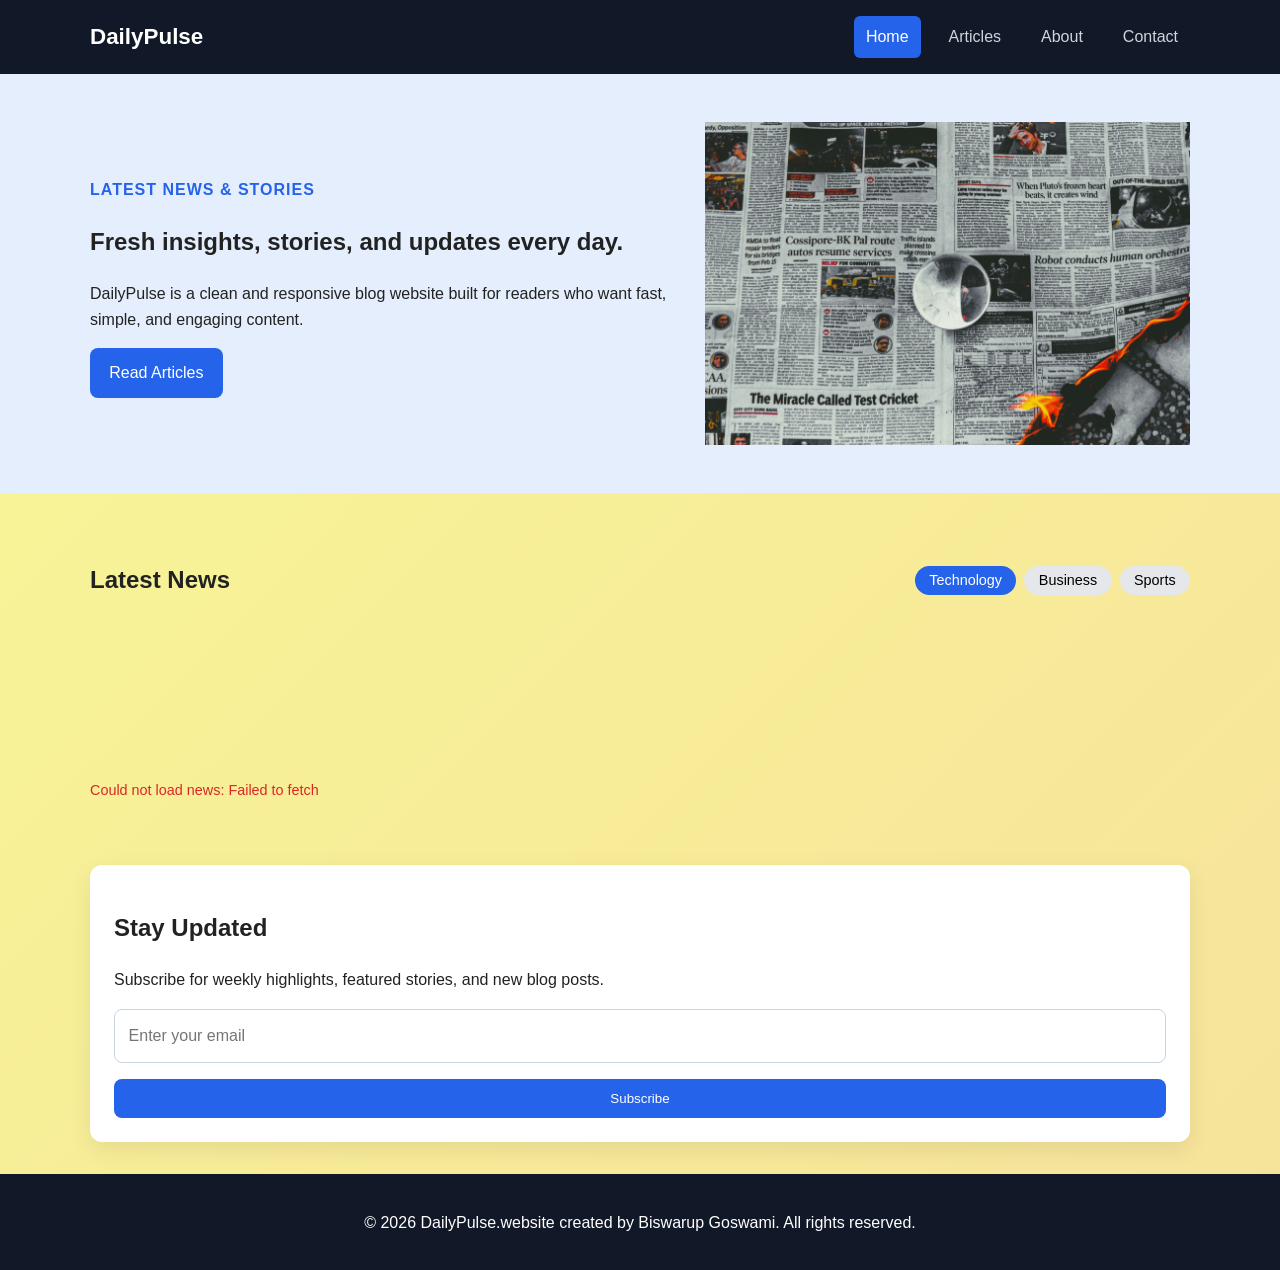
<file: index.html>
<!DOCTYPE html>
<html lang="en">

<head>
  <meta charset="UTF-8" />
  <meta name="viewport" content="width=device-width, initial-scale=1.0" />
  <title>DailyPulse - Latest National & International News</title>
  <meta name="description" content="DailyPulse delivers breaking news, national and international updates, and in-depth articles across politics, business, sports, and more.">
  <link rel="manifest" href="manifest.json">
  <link rel="icon" type="image/png" sizes="192x192" href="icons/launchericon-192x192.png">
  <link rel="apple-touch-icon" href="icons/launchericon-192x192.png">
  <meta name="theme-color" content="#2563eb">
  <link rel="stylesheet" href="css/style.css" />
  <script defer src="main/main.js"></script>
</head>
<body>
  <header class="site-header">
    <div class="container header-inner">
      <a href="index.html" class="logo">DailyPulse</a>
      <button class="menu-toggle" aria-label="Toggle navigation" aria-expanded="false">☰</button>
      <nav class="nav">
        <a href="index.html" class="active">Home</a>
        <a href="articles.html">Articles</a>
        <a href="about.html">About</a>
        <a href="contact.html">Contact</a>
      </nav>
    </div>
  </header>

  <main>
    <section class="hero">
      <div class="container hero-grid">
        <div class="hero-content">
          <p class="eyebrow">Latest News & Stories</p>
          <h1>Fresh insights, stories, and updates every day.</h1>
          <p>DailyPulse is a clean and responsive blog website built for readers who want fast, simple, and engaging
            content.</p>
          <a href="articles.html" class="btn">Read Articles</a>
        </div>
        <div class="hero-image">
          <img src="hero-banner.jpg?v=3" alt="News website hero banner" loading="lazy" />
        </div>
      </div>
    </section>

    <section class="container section reveal">
      <div class="section-header">
        <h2>Latest News</h2>
        <div class="topic-filter">
          <button class="topic-btn active" data-topic="technology">Technology</button>
          <button class="topic-btn" data-topic="business">Business</button>
          <button class="topic-btn" data-topic="sports">Sports</button>
        </div>
      </div>

      <div id="newsGrid" class="card-grid news-grid">
        <p id="newsLoading">Loading latest news...</p>
      </div>

      <p id="newsError" class="error" style="margin-top:1rem;"></p>
    </section>

    <section class="container section newsletter reveal">
      <h2>Stay Updated</h2>
      <p>Subscribe for weekly highlights, featured stories, and new blog posts.</p>
      <form class="newsletter-form">
        <input type="email" placeholder="Enter your email" aria-label="Email address" />
        <button type="submit" class="btn">Subscribe</button>
      </form>
    </section>
  </main>

  <footer class="site-footer">
    <div class="container">
      <p>© 2026 DailyPulse.website created by Biswarup Goswami. All rights reserved.</p>
    </div>
  </footer>
</body>

</html>
</file>
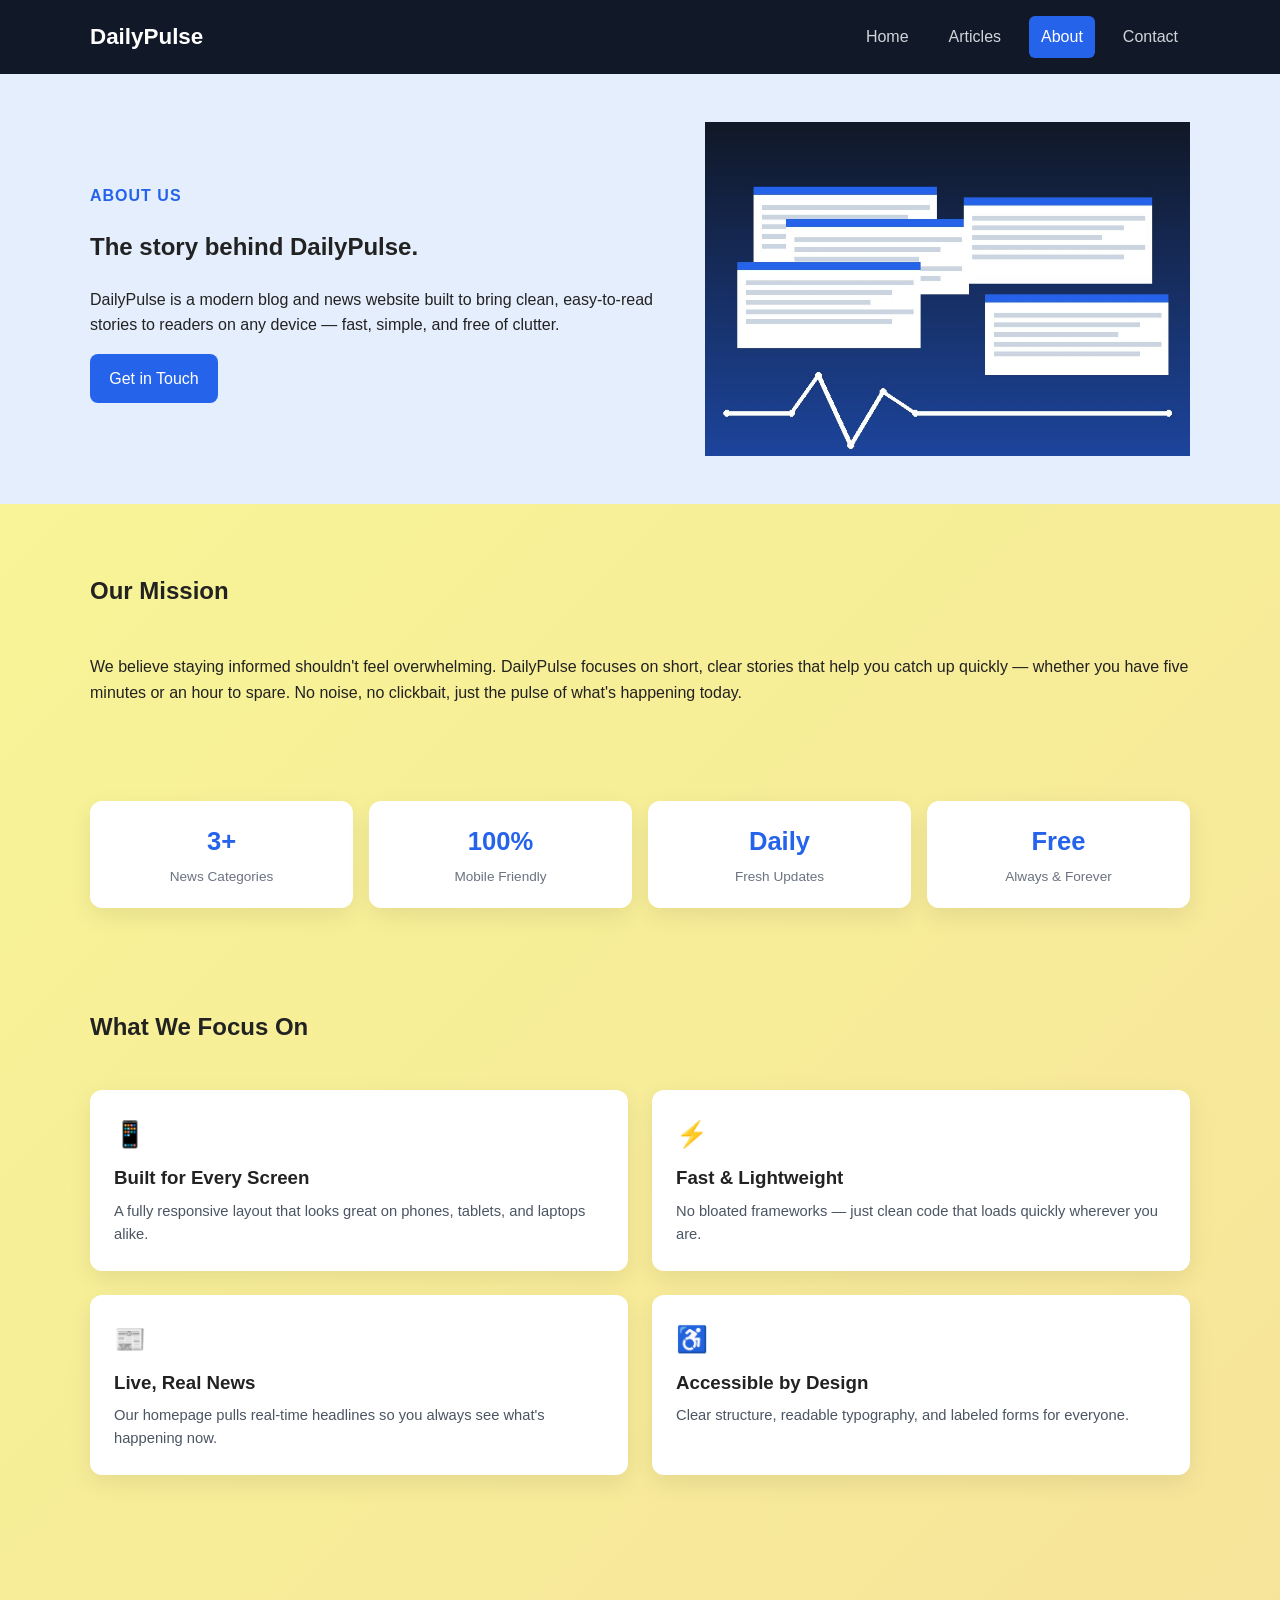
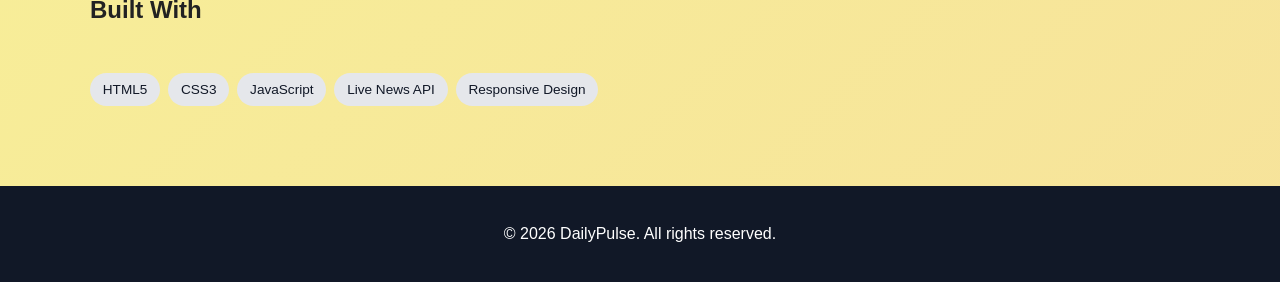
<file: about.html>
<!DOCTYPE html>
<html lang="en">
<head>
  <meta charset="UTF-8" />
  <meta name="viewport" content="width=device-width, initial-scale=1.0" />
  <title>DailyPulse | About</title>
  <meta name="description" content="Learn about DailyPulse — a clean, modern news and blog website delivering fresh stories every day." />
  <link rel="manifest" href="manifest.json">
  <link rel="icon" type="image/png" sizes="192x192" href="icons/launchericon-192x192.png">
  <link rel="apple-touch-icon" href="icons/launchericon-192x192.png">
  <meta name="theme-color" content="#2563eb">
  <link rel="stylesheet" href="css/style.css" />
  <script defer src="main/main.js"></script>
</head>
<body>
  <header class="site-header">
    <div class="container header-inner">
      <a href="index.html" class="logo">DailyPulse</a>
      <button class="menu-toggle" aria-label="Toggle navigation" aria-expanded="false">☰</button>
      <nav class="nav">
        <a href="index.html">Home</a>
        <a href="articles.html">Articles</a>
        <a href="about.html" class="active">About</a>
        <a href="contact.html">Contact</a>
      </nav>
    </div>
  </header>

  <main>
    <!-- Page hero -->
    <section class="hero">
      <div class="container hero-grid">
        <div class="hero-content">
          <p class="eyebrow">About Us</p>
          <h1>The story behind DailyPulse.</h1>
          <p>
            DailyPulse is a modern blog and news website built to bring clean, easy-to-read
            stories to readers on any device — fast, simple, and free of clutter.
          </p>
          <a href="contact.html" class="btn">Get in Touch</a>
        </div>
        <div class="hero-image">
          <img src="hero.jpg?v=4" alt="DailyPulse team at work" loading="lazy" />
        </div>
      </div>
    </section>

    <!-- Mission -->
    <section class="container section reveal">
      <div class="section-header">
        <h2>Our Mission</h2>
      </div>
      <p>
        We believe staying informed shouldn't feel overwhelming. DailyPulse focuses on
        short, clear stories that help you catch up quickly — whether you have five minutes
        or an hour to spare. No noise, no clickbait, just the pulse of what's happening today.
      </p>
    </section>

    <!-- Stats strip -->
    <section class="container reveal">
      <div class="stats-grid">
        <div class="stat-card">
          <span class="stat-number">3+</span>
          <span class="stat-label">News Categories</span>
        </div>
        <div class="stat-card">
          <span class="stat-number">100%</span>
          <span class="stat-label">Mobile Friendly</span>
        </div>
        <div class="stat-card">
          <span class="stat-number">Daily</span>
          <span class="stat-label">Fresh Updates</span>
        </div>
        <div class="stat-card">
          <span class="stat-number">Free</span>
          <span class="stat-label">Always & Forever</span>
        </div>
      </div>
    </section>

    <!-- Goals -->
    <section class="container section reveal">
      <div class="section-header">
        <h2>What We Focus On</h2>
      </div>
      <div class="card-grid feature-grid">
        <div class="feature-card">
          <div class="feature-icon">📱</div>
          <h3>Built for Every Screen</h3>
          <p>A fully responsive layout that looks great on phones, tablets, and laptops alike.</p>
        </div>
        <div class="feature-card">
          <div class="feature-icon">⚡</div>
          <h3>Fast & Lightweight</h3>
          <p>No bloated frameworks — just clean code that loads quickly wherever you are.</p>
        </div>
        <div class="feature-card">
          <div class="feature-icon">📰</div>
          <h3>Live, Real News</h3>
          <p>Our homepage pulls real-time headlines so you always see what's happening now.</p>
        </div>
        <div class="feature-card">
          <div class="feature-icon">♿</div>
          <h3>Accessible by Design</h3>
          <p>Clear structure, readable typography, and labeled forms for everyone.</p>
        </div>
      </div>
    </section>

    <!-- Tech stack -->
    <section class="container section reveal">
      <div class="section-header">
        <h2>Built With</h2>
      </div>
      <div class="article-tags">
        <span class="tag">HTML5</span>
        <span class="tag">CSS3</span>
        <span class="tag">JavaScript</span>
        <span class="tag">Live News API</span>
        <span class="tag">Responsive Design</span>
      </div>
    </section>
  </main>

  <footer class="site-footer">
    <div class="container">
      <p>© 2026 DailyPulse. All rights reserved.</p>
    </div>
  </footer>
</body>
</html>
</file>
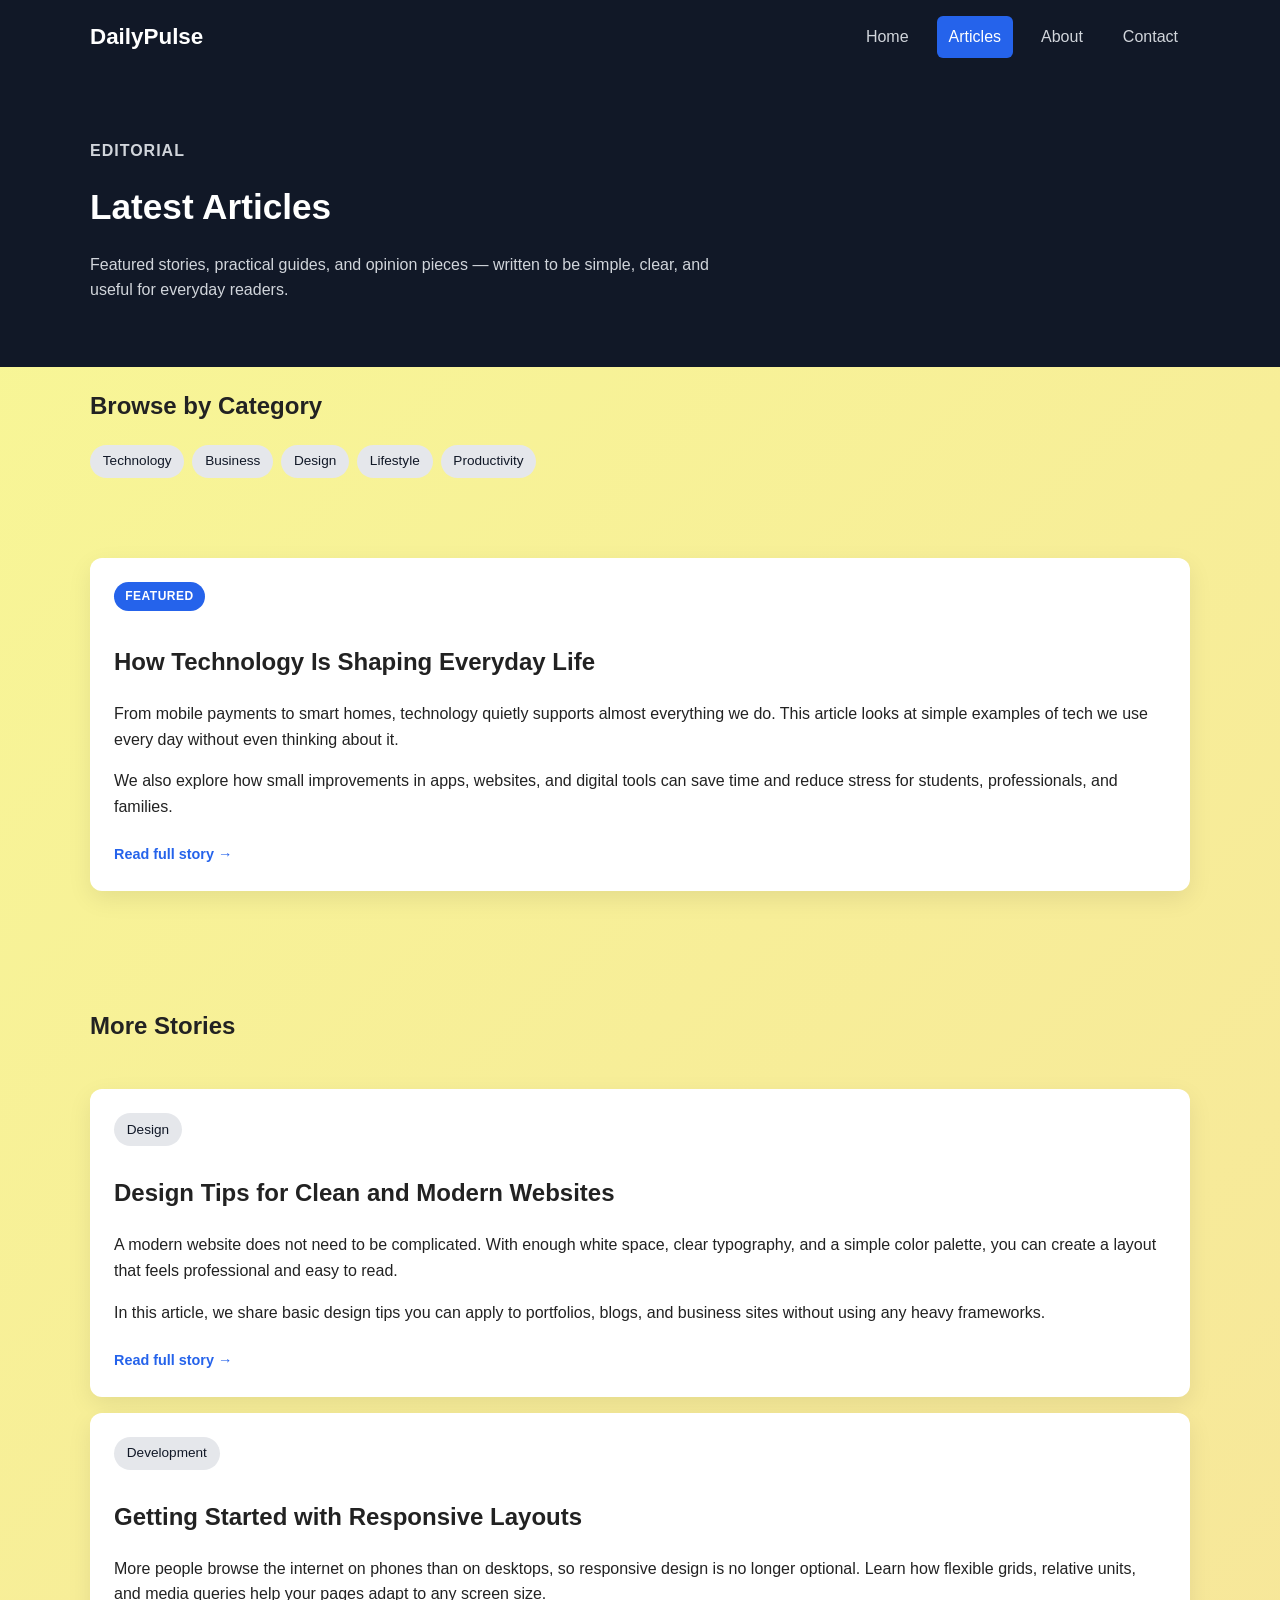
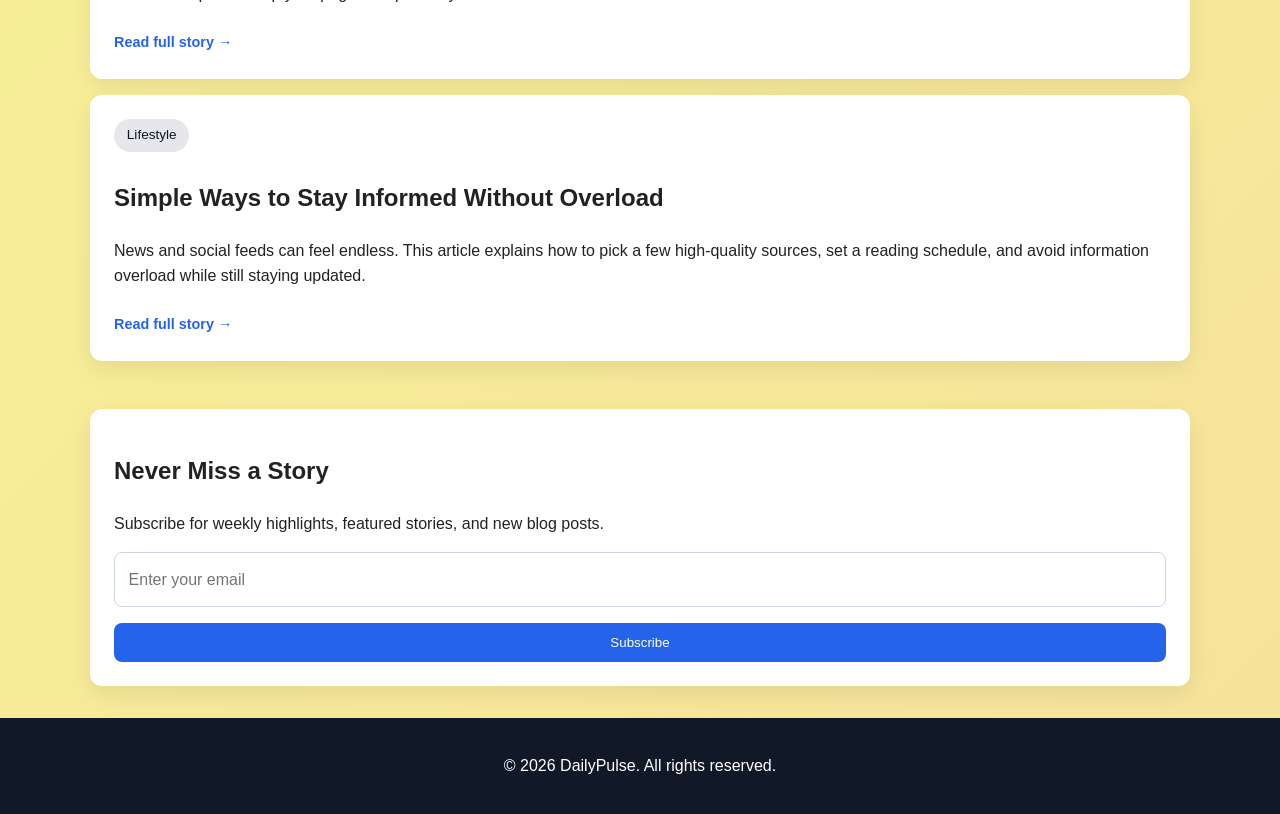
<file: articles.html>
<!DOCTYPE html>
<html lang="en">
<head>
  <meta charset="UTF-8" />
  <meta name="viewport" content="width=device-width, initial-scale=1.0" />
  <title>DailyPulse | Articles</title>
  <meta name="description" content="Explore featured stories, guides, and opinion pieces from the DailyPulse editorial team." />
  <link rel="manifest" href="manifest.json">
  <link rel="icon" type="image/png" sizes="192x192" href="icons/launchericon-192x192.png">
  <link rel="apple-touch-icon" href="icons/launchericon-192x192.png">
  <meta name="theme-color" content="#2563eb">
  <link rel="stylesheet" href="css/style.css" />
  <script defer src="main/main.js"></script>
</head>
<body>
  <header class="site-header">
    <div class="container header-inner">
      <a href="index.html" class="logo">DailyPulse</a>
      <button class="menu-toggle" aria-label="Toggle navigation" aria-expanded="false">☰</button>
      <nav class="nav">
        <a href="index.html">Home</a>
        <a href="articles.html" class="active">Articles</a>
        <a href="about.html">About</a>
        <a href="contact.html">Contact</a>
      </nav>
    </div>
  </header>

  <main>
    <section class="page-banner">
      <div class="container">
        <p class="eyebrow">Editorial</p>
        <h1>Latest Articles</h1>
        <p>
          Featured stories, practical guides, and opinion pieces — written to be simple,
          clear, and useful for everyday readers.
        </p>
      </div>
    </section>

    <section class="container reveal">
      <div class="article-categories">
        <h2>Browse by Category</h2>
        <div class="article-tags">
          <span class="tag">Technology</span>
          <span class="tag">Business</span>
          <span class="tag">Design</span>
          <span class="tag">Lifestyle</span>
          <span class="tag">Productivity</span>
        </div>
      </div>
    </section>

    <section class="container section reveal">
      <article class="article-item featured">
        <span class="badge">Featured</span>
        <h2>How Technology Is Shaping Everyday Life</h2>
        <p>
          From mobile payments to smart homes, technology quietly supports almost everything we do.
          This article looks at simple examples of tech we use every day without even thinking about it.
        </p>
        <p>
          We also explore how small improvements in apps, websites, and digital tools can save time and
          reduce stress for students, professionals, and families.
        </p>
        <a href="#" class="read-more">Read full story →</a>
      </article>
    </section>

    <section class="container section reveal">
      <div class="section-header">
        <h2>More Stories</h2>
      </div>
      <div class="article-list">
        <article class="article-item">
          <span class="tag">Design</span>
          <h2>Design Tips for Clean and Modern Websites</h2>
          <p>
            A modern website does not need to be complicated. With enough white space, clear typography,
            and a simple color palette, you can create a layout that feels professional and easy to read.
          </p>
          <p>
            In this article, we share basic design tips you can apply to portfolios, blogs, and business sites
            without using any heavy frameworks.
          </p>
          <a href="#" class="read-more">Read full story →</a>
        </article>

        <article class="article-item">
          <span class="tag">Development</span>
          <h2>Getting Started with Responsive Layouts</h2>
          <p>
            More people browse the internet on phones than on desktops, so responsive design is no longer optional.
            Learn how flexible grids, relative units, and media queries help your pages adapt to any screen size.
          </p>
          <a href="#" class="read-more">Read full story →</a>
        </article>

        <article class="article-item">
          <span class="tag">Lifestyle</span>
          <h2>Simple Ways to Stay Informed Without Overload</h2>
          <p>
            News and social feeds can feel endless. This article explains how to pick a few high-quality sources,
            set a reading schedule, and avoid information overload while still staying updated.
          </p>
          <a href="#" class="read-more">Read full story →</a>
        </article>
      </div>
    </section>

    <section class="container section newsletter reveal">
      <h2>Never Miss a Story</h2>
      <p>Subscribe for weekly highlights, featured stories, and new blog posts.</p>
      <form class="newsletter-form">
        <input type="email" placeholder="Enter your email" aria-label="Email address" />
        <button type="submit" class="btn">Subscribe</button>
      </form>
    </section>
  </main>

  <footer class="site-footer">
    <div class="container">
      <p>© 2026 DailyPulse. All rights reserved.</p>
    </div>
  </footer>
</body>
</html>
</file>
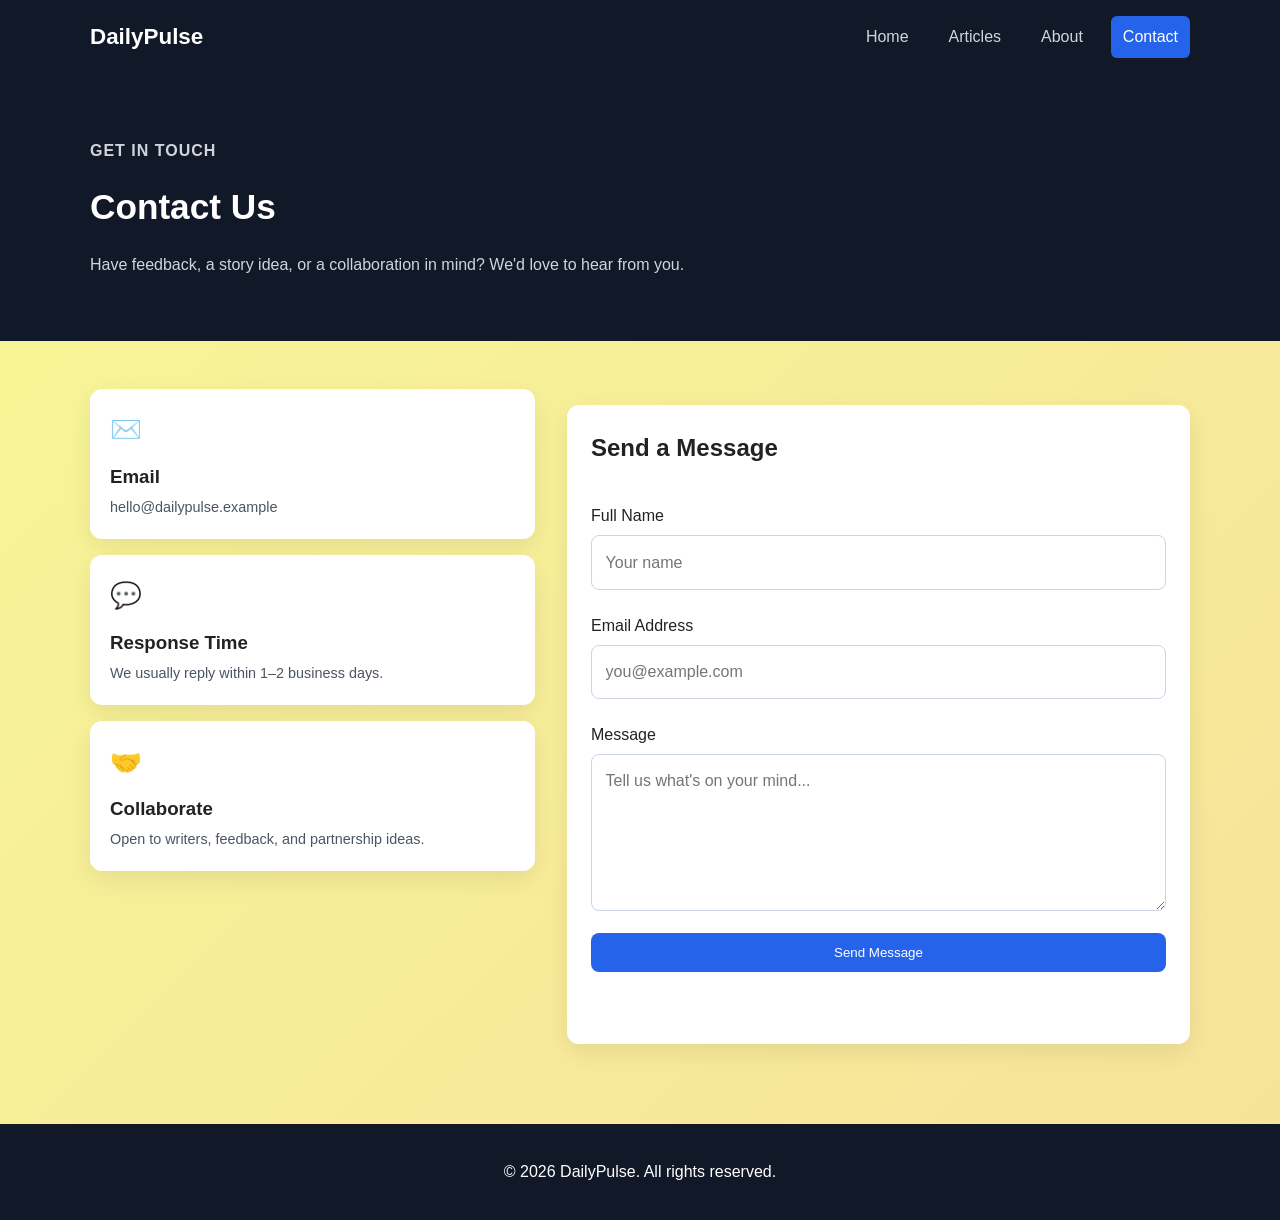
<file: contact.html>
<!DOCTYPE html>
<html lang="en">
<head>
  <meta charset="UTF-8" />
  <meta name="viewport" content="width=device-width, initial-scale=1.0" />
  <title>DailyPulse | Contact</title>
  <meta name="description" content="Get in touch with the DailyPulse team — feedback, suggestions, and collaboration ideas welcome." />
  <link rel="manifest" href="manifest.json">
  <link rel="icon" type="image/png" sizes="192x192" href="icons/launchericon-192x192.png">
  <link rel="apple-touch-icon" href="icons/launchericon-192x192.png">
  <meta name="theme-color" content="#2563eb">
  <link rel="stylesheet" href="css/style.css" />
  <script defer src="main/main.js"></script>
</head>
<body>
  <header class="site-header">
    <div class="container header-inner">
      <a href="index.html" class="logo">DailyPulse</a>
      <button class="menu-toggle" aria-label="Toggle navigation" aria-expanded="false">☰</button>
      <nav class="nav">
        <a href="index.html">Home</a>
        <a href="articles.html">Articles</a>
        <a href="about.html">About</a>
        <a href="contact.html" class="active">Contact</a>
      </nav>
    </div>
  </header>

  <main>
    <section class="page-banner">
      <div class="container">
        <p class="eyebrow">Get In Touch</p>
        <h1>Contact Us</h1>
        <p>Have feedback, a story idea, or a collaboration in mind? We'd love to hear from you.</p>
      </div>
    </section>

    <section class="container section reveal">
      <div class="contact-grid">
        <div class="contact-info-list">
          <div class="contact-info-card">
            <div class="feature-icon">✉️</div>
            <h3>Email</h3>
            <p>hello@dailypulse.example</p>
          </div>
          <div class="contact-info-card">
            <div class="feature-icon">💬</div>
            <h3>Response Time</h3>
            <p>We usually reply within 1–2 business days.</p>
          </div>
          <div class="contact-info-card">
            <div class="feature-icon">🤝</div>
            <h3>Collaborate</h3>
            <p>Open to writers, feedback, and partnership ideas.</p>
          </div>
        </div>

        <form id="contactForm" class="contact-form" novalidate>
          <h2>Send a Message</h2>
          <div class="form-group">
            <label for="name">Full Name</label>
            <input type="text" id="name" name="name" placeholder="Your name" />
            <small class="error" id="nameError"></small>
          </div>

          <div class="form-group">
            <label for="email">Email Address</label>
            <input type="email" id="email" name="email" placeholder="you@example.com" />
            <small class="error" id="emailError"></small>
          </div>

          <div class="form-group">
            <label for="message">Message</label>
            <textarea id="message" name="message" rows="5" placeholder="Tell us what's on your mind..."></textarea>
            <small class="error" id="messageError"></small>
          </div>

          <button type="submit" class="btn">Send Message</button>
          <p id="formSuccess" class="success"></p>
        </form>
      </div>
    </section>
  </main>

  <footer class="site-footer">
    <div class="container">
      <p>© 2026 DailyPulse. All rights reserved.</p>
    </div>
  </footer>
</body>
</html>
</file>
<file: css/style.css>
* {
  box-sizing: border-box;
}

body {
  margin: 0;
  font-family: Arial, sans-serif;
  line-height: 1.6;
  color: #222;
  background: linear-gradient(135deg, #f1f13b89, #ea8f2670, #f22eaa6d);
  background-size: 400% 400%;
  animation: bgGradientMove 18s ease infinite;
}

img {
  max-width: 100%;
  display: block;
}

a {
  text-decoration: none;
  color: inherit;
}

.container {
  width: min(1100px, 92%);
  margin: 0 auto;
}

.site-header {
  position: sticky;
  top: 0;
  z-index: 1000;
  background: #111827;
  color: #fff;
}
.site-footer {
  background: #111827;
  color: #fff;
}

.header-inner {
  display: flex;
  align-items: center;
  justify-content: space-between;
  padding: 1rem 0;
  gap: 1rem;
}

.logo {
  font-size: 1.4rem;
  font-weight: 700;
}

.nav {
  display: flex;
  gap: 1rem;
}

.nav a {
  color: #d1d5db;
  padding: 0.5rem 0.75rem;
  border-radius: 6px;
}

.nav a.active,
.nav a:hover {
  background: #2563eb;
  color: #fff;
}

.menu-toggle {
  display: none;
  background: transparent;
  color: #fff;
  border: 1px solid #fff;
  padding: 0.4rem 0.7rem;
  border-radius: 6px;
  cursor: pointer;
}

.hero {
  background: #e5eefc;
  padding: 3rem 0;
}

.hero-grid {
  display: grid;
  grid-template-columns: 1.2fr 1fr;
  gap: 2rem;
  align-items: center;
}

.eyebrow {
  color: #2563eb;
  font-weight: 700;
  text-transform: uppercase;
  letter-spacing: 1px;
}

.section {
  padding: 3rem 0;
}

.card-grid {
  display: grid;
  grid-template-columns: repeat(3, 1fr);
  gap: 1.5rem;
}

.card {
  background: #fff;
  border-radius: 12px;
  overflow: hidden;
  box-shadow: 0 8px 24px rgba(0,0,0,0.08);
  position: relative;
  transition: transform 0.2s ease, box-shadow 0.2s ease;
}

.card:hover {
  transform: translateY(-4px);
  box-shadow: 0 12px 30px rgba(0, 0, 0, 0.14);
}

.card img {
  height: 180px;
  object-fit: cover;
}

.card-body {
  padding: 1rem;
}

.card-body h3 {
  margin-top: 0;
}

.card-body p {
  font-size: 0.9rem;
  color: #4b5563;
}

.card-meta {
  display: flex;
  justify-content: space-between;
  font-size: 0.8rem;
  color: #6b7280;
  margin-top: 0.4rem;
}

.article-list {
  display: grid;
  gap: 1rem;
}

.article-item,
.newsletter,
.contact-form {
  background: #fff;
  padding: 1.5rem;
  border-radius: 12px;
  box-shadow: 0 8px 24px rgba(0,0,0,0.08);
}

.article-categories {
  margin-bottom: 2rem;
}

.article-tags {
  display: flex;
  flex-wrap: wrap;
  gap: 0.5rem;
  margin-top: 0.75rem;
}

.tag {
  background: #e5e7eb;
  color: #111827;
  padding: 0.35rem 0.8rem;
  border-radius: 999px;
  font-size: 0.85rem;
}

.article-featured .featured {
  border-left: 4px solid #2563eb;
}

.btn {
  display: inline-block;
  background: #2563eb;
  color: #fff;
  padding: 0.75rem 1.2rem;
  border: none;
  border-radius: 8px;
  cursor: pointer;
}

.newsletter-form,
.contact-form {
  display: grid;
  gap: 1rem;
  margin-top: 1rem;
}

.form-group {
  display: grid;
  gap: 0.4rem;
}

input,
textarea {
  width: 100%;
  padding: 0.85rem;
  border: 1px solid #cbd5e1;
  border-radius: 8px;
  font: inherit;
}

.error {
  color: #dc2626;
  font-size: 0.9rem;
}

.success {
  color: #16a34a;
  font-weight: 700;
}

.site-footer {
  text-align: center;
  padding: 1.2rem 0;
  margin-top: 2rem;
}

.section-header {
  display: flex;
  justify-content: space-between;
  align-items: center;
  gap: 1rem;
  margin-bottom: 1.5rem;
}

.topic-filter {
  display: flex;
  gap: 0.5rem;
  flex-wrap: wrap;
}

.topic-btn {
  background: #e5e7eb;
  border: none;
  padding: 0.4rem 0.9rem;
  border-radius: 999px;
  font-size: 0.9rem;
  cursor: pointer;
}

.topic-btn.active {
  background: #2563eb;
  color: #fff;
}

.news-grid {
  min-height: 120px;
}

@keyframes bgGradientMove {
  0% {
    background-position: 0% 50%;
  }
  50% {
    background-position: 100% 50%;
  }
  100% {
    background-position: 0% 50%;
  }
}

@media (max-width: 900px) {
  .hero-grid,
  .card-grid {
    grid-template-columns: 1fr;
  }
}

@media (max-width: 768px) {
  .menu-toggle {
    display: block;
  }

  .nav {
    display: none;
    flex-direction: column;
    width: 100%;
    padding-top: 1rem;
  }

  .nav.open {
    display: flex;
  }

  .header-inner {
    flex-wrap: wrap;
  }
}



.page-banner {
  background: #111827;
  color: #fff;
  padding: 3rem 0;
  text-align: left;
}

.page-banner h1 {
  margin: 0.4rem 0;
  font-size: 2.2rem;
}

.page-banner p {
  color: #d1d5db;
  max-width: 640px;
}

.stats-grid {
  display: grid;
  grid-template-columns: repeat(4, 1fr);
  gap: 1rem;
  margin: 2rem 0;
}

.stat-card {
  background: #fff;
  border-radius: 12px;
  padding: 1.25rem;
  text-align: center;
  box-shadow: 0 8px 24px rgba(0, 0, 0, 0.08);
}

.stat-number {
  display: block;
  font-size: 1.6rem;
  font-weight: 800;
  color: #2563eb;
}

.stat-label {
  display: block;
  font-size: 0.85rem;
  color: #6b7280;
  margin-top: 0.25rem;
}

.feature-grid {
  grid-template-columns: repeat(2, 1fr);
}

.feature-card {
  background: #fff;
  border-radius: 12px;
  padding: 1.5rem;
  box-shadow: 0 8px 24px rgba(0, 0, 0, 0.08);
}

.feature-icon {
  font-size: 1.6rem;
  margin-bottom: 0.5rem;
}

.feature-card h3 {
  margin: 0 0 0.4rem;
}

.feature-card p {
  color: #4b5563;
  font-size: 0.92rem;
  margin: 0;
}

.badge {
  display: inline-block;
  background: #2563eb;
  color: #fff;
  font-size: 0.75rem;
  font-weight: 700;
  text-transform: uppercase;
  letter-spacing: 0.5px;
  padding: 0.3rem 0.7rem;
  border-radius: 999px;
  margin-bottom: 0.75rem;
}

.article-item {
  position: relative;
}

.article-item .tag {
  margin-bottom: 0.5rem;
  display: inline-block;
}

.read-more {
  display: inline-block;
  margin-top: 0.5rem;
  color: #2563eb;
  font-weight: 700;
  font-size: 0.9rem;
}

.read-more:hover {
  text-decoration: underline;
}

.contact-grid {
  display: grid;
  grid-template-columns: 1fr 1.4fr;
  gap: 2rem;
  align-items: start;
}

.contact-info-list {
  display: grid;
  gap: 1rem;
}

.contact-info-card {
  background: #fff;
  border-radius: 12px;
  padding: 1.25rem;
  box-shadow: 0 8px 24px rgba(0, 0, 0, 0.08);
}

.contact-info-card h3 {
  margin: 0.25rem 0;
}

.contact-info-card p {
  margin: 0;
  color: #4b5563;
  font-size: 0.9rem;
}

.contact-form h2 {
  margin-top: 0;
}

@media (max-width: 900px) {
  .stats-grid {
    grid-template-columns: repeat(2, 1fr);
  }

  .feature-grid {
    grid-template-columns: 1fr;
  }

  .contact-grid {
    grid-template-columns: 1fr;
  }
}


/* ============ Animations & Hover Effects ============ */

a, button, .card, .article-item, .feature-card, .stat-card,
.contact-info-card, .tag, .topic-btn, .nav a, .btn, img {
  transition: all 0.25s ease;
}

.logo {
  display: inline-block;
}
.logo:hover {
  color: #60a5fa;
  transform: scale(1.04);
}

.nav a {
  position: relative;
}
.nav a:hover {
  transform: translateY(-2px);
}


.btn {
  position: relative;
  overflow: hidden;
}
.btn:hover {
  background: #1d4ed8;
  transform: translateY(-3px);
  box-shadow: 0 10px 20px rgba(37, 99, 235, 0.35);
}
.btn:active {
  transform: translateY(0);
  box-shadow: 0 4px 10px rgba(37, 99, 235, 0.3);
}

.topic-btn:hover {
  background: #cbd5e1;
  transform: translateY(-2px);
}
.topic-btn.active:hover {
  background: #1d4ed8;
}

.tag {
  cursor: default;
}
.tag:hover {
  background: #2563eb;
  color: #fff;
  transform: translateY(-2px);
}

.card:hover {
  transform: translateY(-8px);
  box-shadow: 0 18px 40px rgba(0, 0, 0, 0.18);
}

.card img {
  transition: transform 0.4s ease;
}
.card:hover img {
  transform: scale(1.06);
}

.feature-card,
.stat-card,
.contact-info-card,
.article-item {
  transform: translateY(0);
}
.feature-card:hover,
.stat-card:hover,
.contact-info-card:hover,
.article-item:hover {
  transform: translateY(-6px);
  box-shadow: 0 16px 34px rgba(0, 0, 0, 0.14);
}

.feature-icon {
  display: inline-block;
  transition: transform 0.3s ease;
}
.feature-card:hover .feature-icon {
  transform: scale(1.2) rotate(-4deg);
}


.hero-image img {
  animation: heroFloat 5s ease-in-out infinite;
}
@keyframes heroFloat {
  0%, 100% { transform: translateY(0); }
  50% { transform: translateY(-10px); }
}


.read-more {
  display: inline-flex;
  align-items: center;
  gap: 0.3rem;
}
.read-more:hover {
  gap: 0.55rem;
  color: #1d4ed8;
}


input, textarea {
  transition: border-color 0.2s ease, box-shadow 0.2s ease;
}
input:focus, textarea:focus {
  outline: none;
  border-color: #2563eb;
  box-shadow: 0 0 0 3px rgba(37, 99, 235, 0.15);
}


.reveal {
  opacity: 0;
  transform: translateY(24px);
  transition: opacity 0.6s ease, transform 0.6s ease;
}
.reveal.in-view {
  opacity: 1;
  transform: translateY(0);
}

/* --- Badge pulse --- */
.badge {
  animation: badgePulse 2.4s ease-in-out infinite;
}
@keyframes badgePulse {
  0%, 100% { box-shadow: 0 0 0 0 rgba(37, 99, 235, 0.45); }
  50% { box-shadow: 0 0 0 6px rgba(37, 99, 235, 0); }
}


.hero, .page-banner {
  animation: fadeInDown 0.7s ease both;
}
@keyframes fadeInDown {
  from { opacity: 0; transform: translateY(-16px); }
  to { opacity: 1; transform: translateY(0); }
}


.site-footer a:hover {
  color: #60a5fa;
}


@media (prefers-reduced-motion: reduce) {
  *, *::before, *::after {
    animation-duration: 0.001ms !important;
    animation-iteration-count: 1 !important;
    transition-duration: 0.001ms !important;
  }
}
</file>
